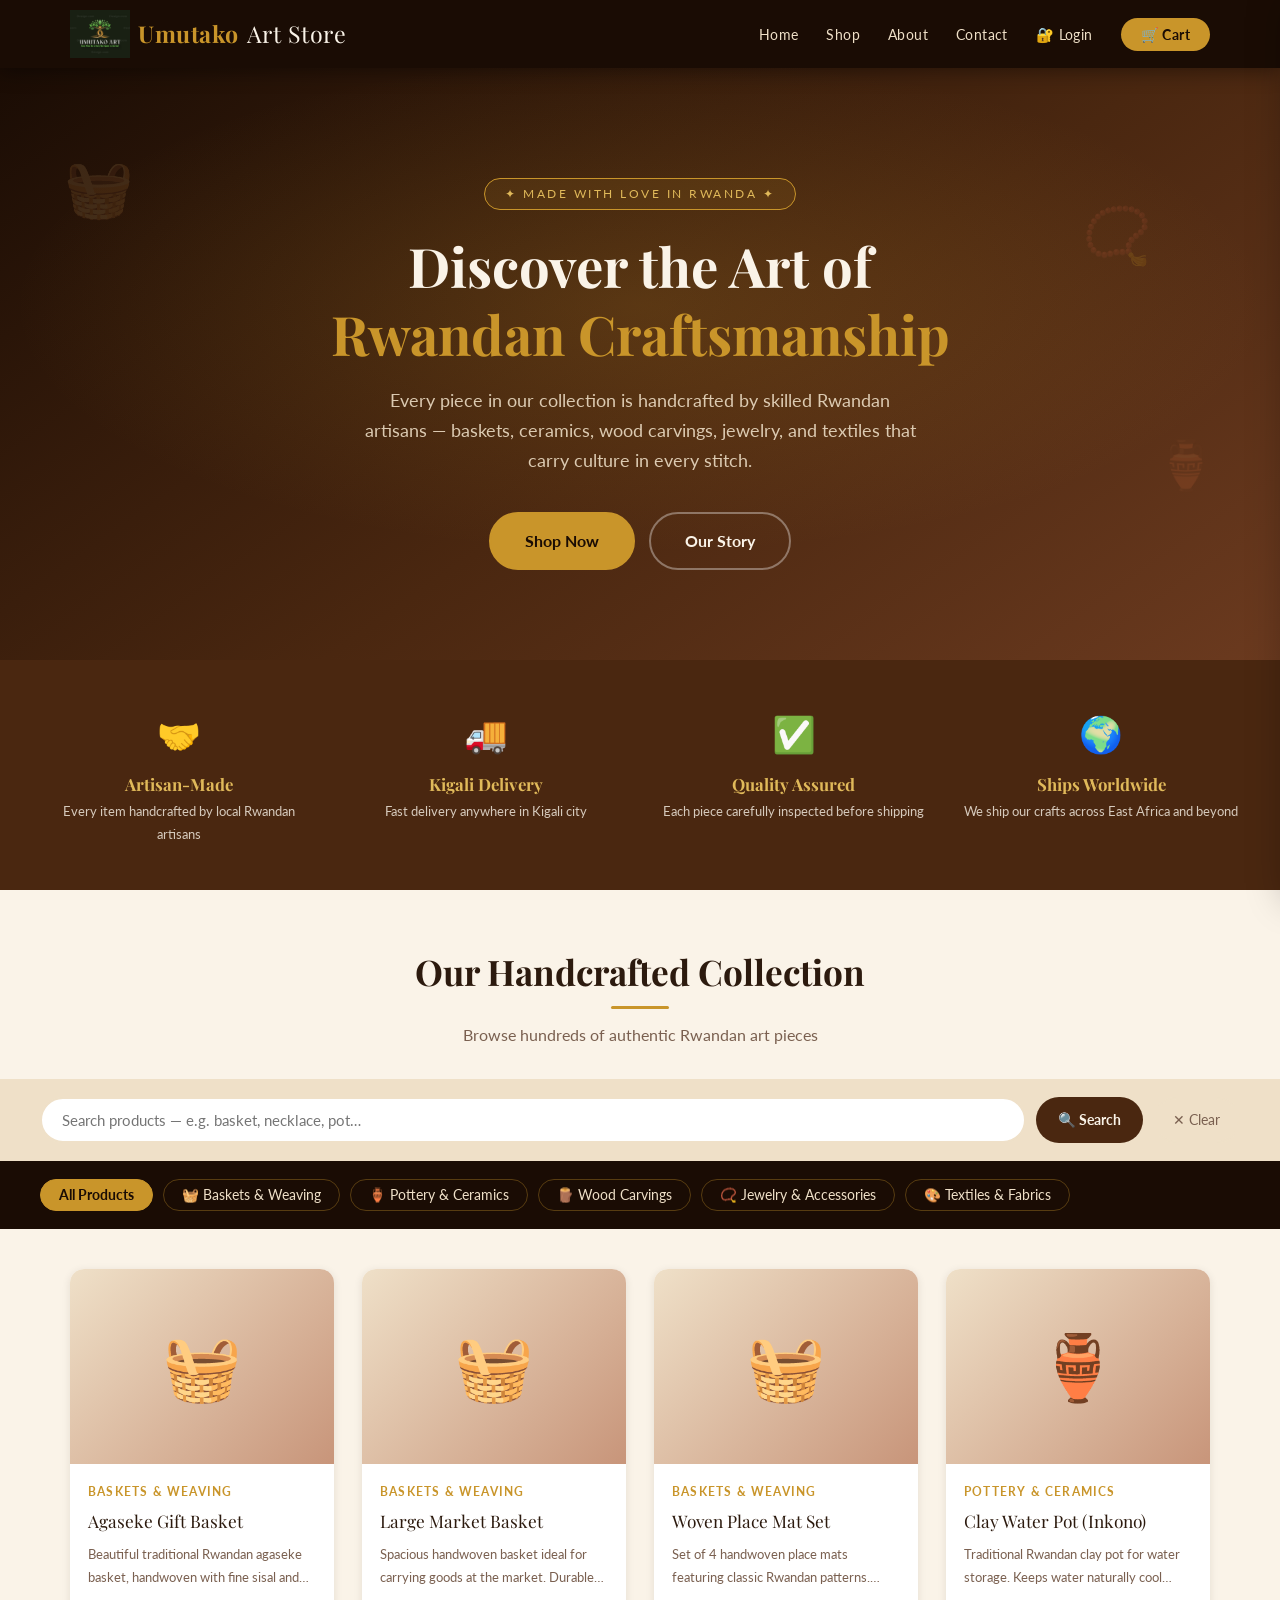
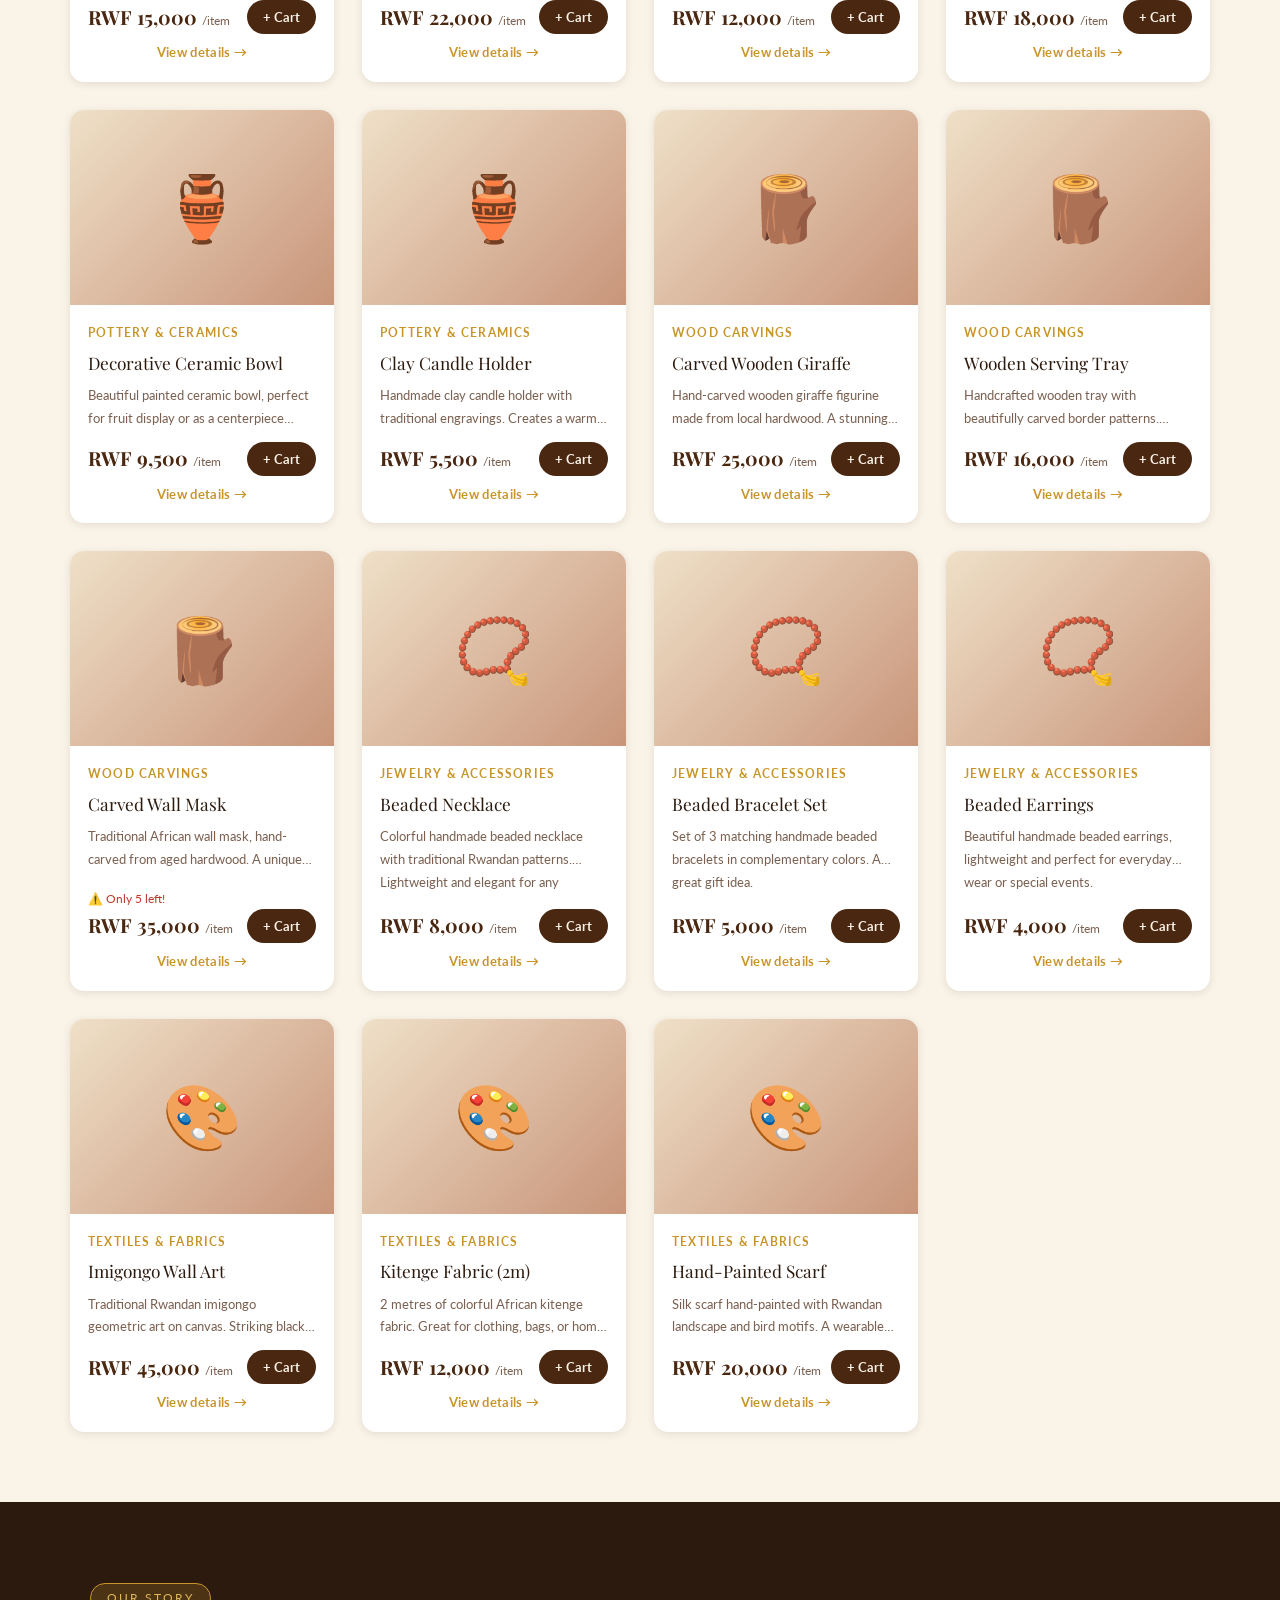
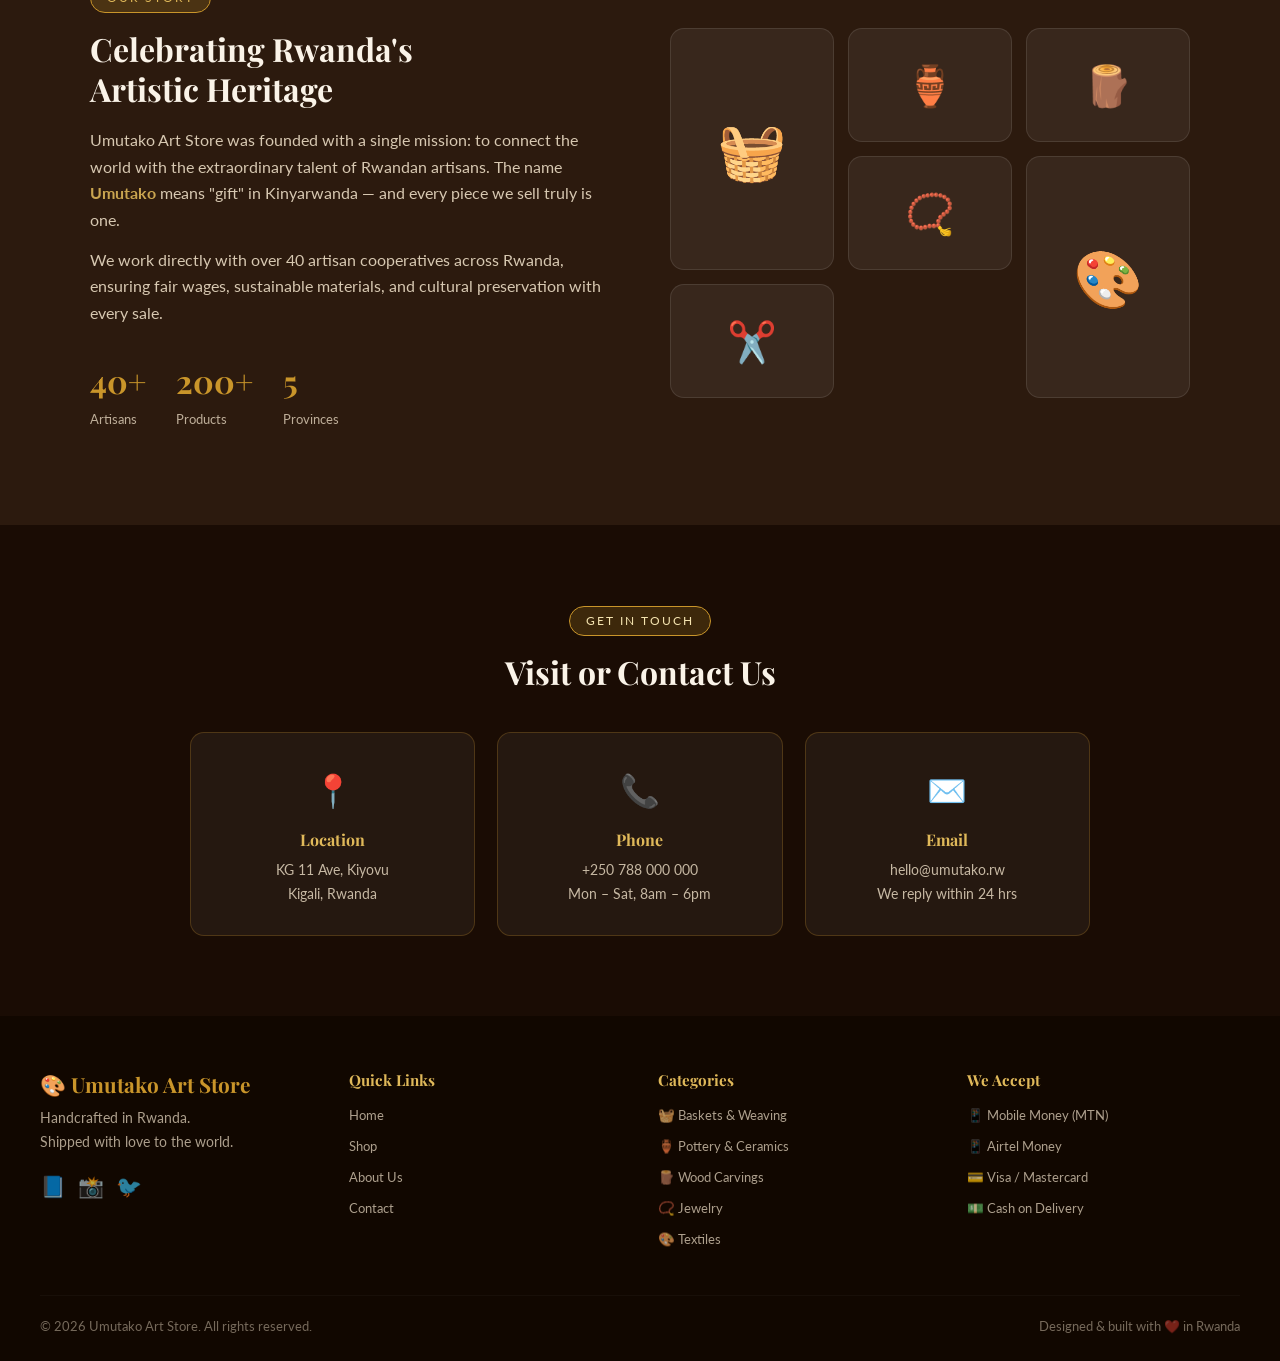
<file: index.html>
<!DOCTYPE html>
<html lang="en">
<head>
    <meta charset="UTF-8" />
    <meta name="viewport" content="width=device-width, initial-scale=1.0" />
    <title>Umutako Art Store — Rwandan Handicrafts</title>
    <link rel="stylesheet" href="css/style.css" />
    <link rel="preconnect" href="https://fonts.googleapis.com" />
    <link href="https://fonts.googleapis.com/css2?family=Playfair+Display:ital,wght@0,400;0,600;0,700;1,400&family=Lato:wght@300;400;700&display=swap" rel="stylesheet" />
</head>
<body>

<!-- NAVIGATION -->
<nav id="navbar">
    <div class="nav-inner">
        <a href="#" class="logo">
            <img src="images/logo.png" style="height:48px;width:auto;" alt="Umutako Art Logo">
            Umutako <span>Art Store</span>
        </a>
        <ul class="nav-links" id="nav-links">
            <li><a href="#home">Home</a></li>
            <li><a href="#products">Shop</a></li>
            <li><a href="#about">About</a></li>
            <li><a href="#contact">Contact</a></li>
            <li id="nav-account-item">
                <!-- filled by JS -->
            </li>
            <li>
                <a href="#" class="nav-cart-btn" onclick="openCart(); return false;">
                    🛒 Cart
                    <span class="cart-badge cart-count" style="display:none">0</span>
                </a>
            </li>
        </ul>
        <button class="hamburger" onclick="toggleNav()" aria-label="Open menu">
            <span></span><span></span><span></span>
        </button>
    </div>
</nav>


<!-- HERO -->
<section class="hero" id="home">
    <div class="hero-content">
        <div class="hero-badge">✦ Made with Love in Rwanda ✦</div>
        <h1>Discover the Art of<br /><em>Rwandan Craftsmanship</em></h1>
        <p>Every piece in our collection is handcrafted by skilled Rwandan artisans —
           baskets, ceramics, wood carvings, jewelry, and textiles that carry culture in every stitch.</p>
        <div class="hero-btns">
            <a href="#products" class="btn-primary">Shop Now</a>
            <a href="#about"    class="btn-secondary">Our Story</a>
        </div>
    </div>
    <div class="hero-deco deco1">🧺</div>
    <div class="hero-deco deco2">🏺</div>
    <div class="hero-deco deco3">📿</div>
</section>


<!-- FEATURES STRIP -->
<section class="features-strip">
    <div class="features-inner">
        <div class="feature-item">
            <div class="feature-icon">🤝</div>
            <h4>Artisan-Made</h4>
            <p>Every item handcrafted by local Rwandan artisans</p>
        </div>
        <div class="feature-item">
            <div class="feature-icon">🚚</div>
            <h4>Kigali Delivery</h4>
            <p>Fast delivery anywhere in Kigali city</p>
        </div>
        <div class="feature-item">
            <div class="feature-icon">✅</div>
            <h4>Quality Assured</h4>
            <p>Each piece carefully inspected before shipping</p>
        </div>
        <div class="feature-item">
            <div class="feature-icon">🌍</div>
            <h4>Ships Worldwide</h4>
            <p>We ship our crafts across East Africa and beyond</p>
        </div>
    </div>
</section>


<!-- SHOP SECTION -->
<section id="products">
    <div class="shop-heading">
        <h2>Our Handcrafted Collection</h2>
        <div class="heading-line"></div>
        <p>Browse hundreds of authentic Rwandan art pieces</p>
    </div>

    <div class="search-bar-wrap">
        <div class="search-inner">
            <input type="text" id="search-input" class="search-input"
                   placeholder="Search products — e.g. basket, necklace, pot…" />
            <button class="search-btn" onclick="searchProducts()">🔍 Search</button>
            <button class="search-clear" onclick="clearSearch()">✕ Clear</button>
        </div>
    </div>

    <div class="categories-bar">
        <div class="categories-inner" id="categories-bar">
            <span class="cat-loading">Loading categories…</span>
        </div>
    </div>

    <div class="products-section">
        <div class="products-grid" id="products-grid">
            <div class="loading">
                <div class="spinner"></div>
                Loading beautiful products…
            </div>
        </div>
    </div>
</section>


<!-- ABOUT SECTION -->
<section class="about-section" id="about">
    <div class="about-inner">
        <div class="about-text">
            <div class="section-tag">Our Story</div>
            <h2>Celebrating Rwanda's<br />Artistic Heritage</h2>
            <p>
                Umutako Art Store was founded with a single mission: to connect the world
                with the extraordinary talent of Rwandan artisans. The name <em>Umutako</em>
                means "gift" in Kinyarwanda — and every piece we sell truly is one.
            </p>
            <p>
                We work directly with over 40 artisan cooperatives across Rwanda, ensuring
                fair wages, sustainable materials, and cultural preservation with every sale.
            </p>
            <div class="about-stats">
                <div class="stat"><span>40+</span><p>Artisans</p></div>
                <div class="stat"><span>200+</span><p>Products</p></div>
                <div class="stat"><span>5</span><p>Provinces</p></div>
            </div>
        </div>
        <div class="about-emojis">
            <div class="emoji-grid">
                <div class="eg-cell big">🧺</div>
                <div class="eg-cell">🏺</div>
                <div class="eg-cell">🪵</div>
                <div class="eg-cell">📿</div>
                <div class="eg-cell big">🎨</div>
                <div class="eg-cell">✂️</div>
            </div>
        </div>
    </div>
</section>


<!-- CONTACT SECTION -->
<section class="contact-section" id="contact">
    <div class="contact-inner">
        <div class="section-tag light">Get in Touch</div>
        <h2>Visit or Contact Us</h2>
        <div class="contact-cards">
            <div class="contact-card">
                <div class="cc-icon">📍</div>
                <h4>Location</h4>
                <p>KG 11 Ave, Kiyovu<br />Kigali, Rwanda</p>
            </div>
            <div class="contact-card">
                <div class="cc-icon">📞</div>
                <h4>Phone</h4>
                <p>+250 788 000 000<br />Mon – Sat, 8am – 6pm</p>
            </div>
            <div class="contact-card">
                <div class="cc-icon">✉️</div>
                <h4>Email</h4>
                <p>hello@umutako.rw<br />We reply within 24 hrs</p>
            </div>
        </div>
    </div>
</section>


<!-- FOOTER -->
<footer>
    <div class="footer-inner">
        <div class="footer-brand">
            <h3>🎨 Umutako Art Store</h3>
            <p>Handcrafted in Rwanda.<br />Shipped with love to the world.</p>
            <div class="footer-social">
                <a href="#">📘</a>
                <a href="#">📸</a>
                <a href="#">🐦</a>
            </div>
        </div>
        <div class="footer-col">
            <h4>Quick Links</h4>
            <ul>
                <li><a href="#home">Home</a></li>
                <li><a href="#products">Shop</a></li>
                <li><a href="#about">About Us</a></li>
                <li><a href="#contact">Contact</a></li>
            </ul>
        </div>
        <div class="footer-col">
            <h4>Categories</h4>
            <ul>
                <li>🧺 Baskets &amp; Weaving</li>
                <li>🏺 Pottery &amp; Ceramics</li>
                <li>🪵 Wood Carvings</li>
                <li>📿 Jewelry</li>
                <li>🎨 Textiles</li>
            </ul>
        </div>
        <div class="footer-col">
            <h4>We Accept</h4>
            <ul>
                <li>📱 Mobile Money (MTN)</li>
                <li>📱 Airtel Money</li>
                <li>💳 Visa / Mastercard</li>
                <li>💵 Cash on Delivery</li>
            </ul>
        </div>
    </div>
    <div class="footer-bottom">
        <span>© 2026 Umutako Art Store. All rights reserved.</span>
        <span>Designed &amp; built with ❤️ in Rwanda</span>
    </div>
</footer>


<!-- CART SIDEBAR -->
<div class="cart-overlay" id="cart-overlay"></div>
<div class="cart-sidebar" id="cart-sidebar">
    <div class="cart-header">
        <h3>🛒 Your Cart</h3>
        <button class="cart-close" onclick="closeCart()">✕</button>
    </div>
    <div class="cart-items" id="cart-items-list"></div>
    <div class="cart-footer">
        <div class="cart-total">
            <span>Total</span>
            <span id="cart-total-amount">RWF 0</span>
        </div>
        <button class="checkout-btn" onclick="openCheckout()">Proceed to Checkout →</button>
    </div>
</div>


<!-- CHECKOUT MODAL -->
<div class="modal-overlay" id="checkout-modal">
    <div class="modal">
        <div class="modal-header">
            <h3>📦 Checkout</h3>
            <button class="modal-close" onclick="closeCheckout()">✕</button>
        </div>
        <div class="modal-body" id="checkout-body">
            <div class="order-summary-box">
                <h4>Order Summary</h4>
                <div id="order-summary-items"></div>
                <div class="summary-total">
                    <span>Total to Pay</span>
                    <span id="order-summary-total">RWF 0</span>
                </div>
            </div>
            <div class="form-group">
                <label for="cust-name">Full Name *</label>
                <input type="text" id="cust-name" placeholder="e.g. Uwase Clémentine" />
            </div>
            <div class="form-group">
                <label for="cust-email">Email Address *</label>
                <input type="email" id="cust-email" placeholder="e.g. uwase@email.com" />
            </div>
            <div class="form-group">
                <label for="cust-phone">Phone Number</label>
                <input type="tel" id="cust-phone" placeholder="e.g. +250 788 000 000" />
            </div>
            <div class="form-group">
                <label for="cust-address">Delivery Address *</label>
                <textarea id="cust-address" placeholder="e.g. KG 11 Ave, Kiyovu, Kigali"></textarea>
            </div>
            <div class="form-group">
                <label for="cust-notes">Notes (optional)</label>
                <textarea id="cust-notes" placeholder="Any special instructions?"></textarea>
            </div>
            <button class="place-order-btn" id="place-order-btn" onclick="placeOrder()">✅ Place Order</button>
        </div>
    </div>
</div>


<!-- PRODUCT QUICK-VIEW MODAL -->
<div class="modal-overlay" id="product-modal">
    <div class="modal product-modal">
        <div class="modal-header">
            <h3 id="pm-title">Product</h3>
            <button class="modal-close" onclick="closeProductModal()">✕</button>
        </div>
        <div class="modal-body">
            <div class="pm-icon" id="pm-icon"></div>
            <div class="pm-category" id="pm-category"></div>
            <div class="pm-price" id="pm-price"></div>
            <div class="pm-stock" id="pm-stock"></div>
            <p class="pm-desc" id="pm-description"></p>
            <button class="place-order-btn" id="pm-add-btn">🛒 Add to Cart</button>
        </div>
    </div>
</div>


<!-- TOAST -->
<div class="toast" id="toast"></div>

<script src="js/main.js"></script>
</body>
</html>
</file>
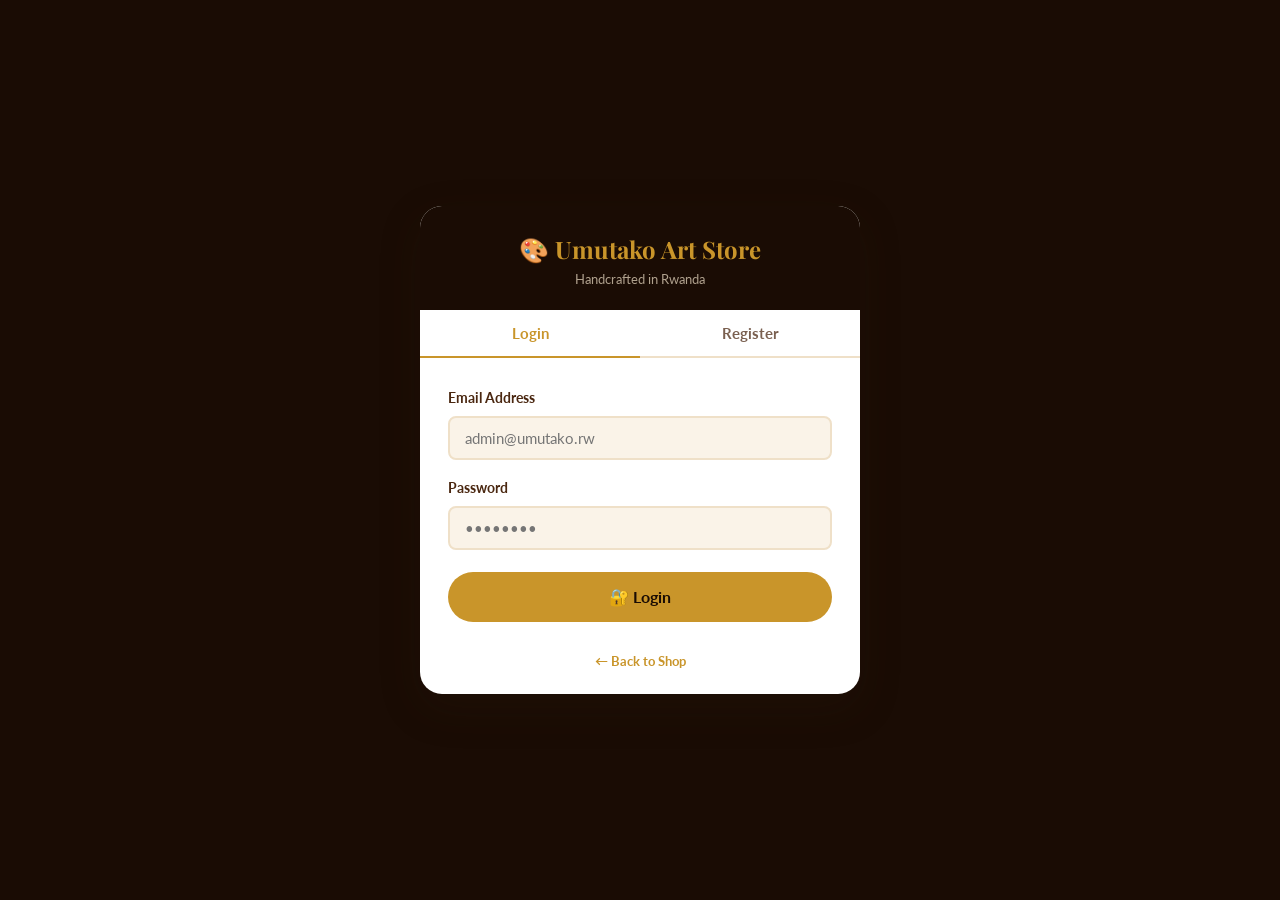
<file: login.html>
<!DOCTYPE html>
<html lang="en">
<head>
    <meta charset="UTF-8"/>
    <meta name="viewport" content="width=device-width, initial-scale=1.0"/>
    <title>Login — Umutako Art Store</title>
    <link rel="stylesheet" href="css/style.css"/>
    <link href="https://fonts.googleapis.com/css2?family=Playfair+Display:ital,wght@0,400;0,600;0,700;1,400&family=Lato:wght@300;400;700&display=swap" rel="stylesheet"/>
    <style>
        body { background: var(--choc-900); display:flex; align-items:center; justify-content:center; min-height:100vh; padding:20px; }
        .auth-box { background:var(--white); border-radius:var(--radius-lg); width:100%; max-width:440px; overflow:hidden; box-shadow:var(--shadow-lg); }
        .auth-logo { background:var(--choc-900); text-align:center; padding:28px 20px 20px; }
        .auth-logo h2 { font-family:'Playfair Display',serif; color:var(--gold-500); font-size:1.5rem; }
        .auth-logo p  { color:var(--cream-d); font-size:.82rem; opacity:.7; margin-top:4px; }
        .auth-tabs { display:flex; border-bottom:2px solid var(--cream-d); }
        .auth-tab  { flex:1; padding:14px; text-align:center; font-weight:700; font-size:.92rem; cursor:pointer; color:var(--text-400); border:none; background:none; transition:.2s; }
        .auth-tab.active { color:var(--gold-500); border-bottom:2px solid var(--gold-500); margin-bottom:-2px; }
        .auth-panel { display:none; padding:28px; }
        .auth-panel.active { display:block; }
        .auth-error { background:#fdecea; border:1px solid #f5c6cb; color:#C0392B; padding:10px 14px; border-radius:var(--radius-sm); font-size:.86rem; margin-bottom:16px; display:none; }
        .auth-footer { text-align:center; padding:0 28px 22px; font-size:.83rem; color:var(--text-400); }
        .auth-footer a { color:var(--gold-500); font-weight:700; cursor:pointer; }
    </style>
</head>
<body>

<div class="auth-box">
    <div class="auth-logo">
        <h2>🎨 Umutako Art Store</h2>
        <p>Handcrafted in Rwanda</p>
    </div>

    <div class="auth-tabs">
        <button class="auth-tab active" onclick="switchTab('login')">Login</button>
        <button class="auth-tab"        onclick="switchTab('register')">Register</button>
    </div>

    <!-- LOGIN -->
    <div class="auth-panel active" id="panel-login">
        <div class="auth-error" id="login-error"></div>
        <div class="form-group">
            <label>Email Address</label>
            <input type="email" id="login-email" placeholder="admin@umutako.rw"/>
        </div>
        <div class="form-group">
            <label>Password</label>
            <input type="password" id="login-pass" placeholder="••••••••"/>
        </div>
        <button class="place-order-btn" onclick="doLogin()">🔐 Login</button>
    </div>

    <!-- REGISTER -->
    <div class="auth-panel" id="panel-register">
        <div class="auth-error" id="reg-error"></div>
        <div class="form-group">
            <label>Full Name *</label>
            <input type="text" id="reg-name" placeholder="e.g. Uwase Clémentine"/>
        </div>
        <div class="form-group">
            <label>Email Address *</label>
            <input type="email" id="reg-email" placeholder="e.g. uwase@email.com"/>
        </div>
        <div class="form-group">
            <label>Password * <small style="font-weight:400;color:var(--text-400)">(min 6 chars)</small></label>
            <input type="password" id="reg-pass" placeholder="••••••••"/>
        </div>
        <div class="form-group">
            <label>Phone <small style="font-weight:400;color:var(--text-400)">(optional)</small></label>
            <input type="tel" id="reg-phone" placeholder="+250 788 000 000"/>
        </div>
        <button class="place-order-btn" onclick="doRegister()">✅ Create Account</button>
    </div>

    <div class="auth-footer">
        <a href="index.html">← Back to Shop</a>
    </div>
</div>

<script>
function switchTab(tab) {
    document.querySelectorAll('.auth-tab').forEach((t,i) => t.classList.toggle('active', (i===0&&tab==='login')||(i===1&&tab==='register')));
    document.getElementById('panel-login').classList.toggle('active', tab==='login');
    document.getElementById('panel-register').classList.toggle('active', tab==='register');
}

function showError(id, msg) {
    const el = document.getElementById(id);
    el.textContent = msg;
    el.style.display = 'block';
}
function hideError(id) { document.getElementById(id).style.display = 'none'; }

function doLogin() {
    hideError('login-error');
    const email = document.getElementById('login-email').value.trim();
    const pass  = document.getElementById('login-pass').value.trim();
    if (!email || !pass) { showError('login-error','Please enter email and password.'); return; }

    fetch('php/login.php', {
        method:'POST', headers:{'Content-Type':'application/json'},
        body: JSON.stringify({ email, password: pass })
    })
    .then(r=>r.json())
    .then(d => {
        if (d.success) { window.location.href = d.redirect; }
        else showError('login-error', d.message);
    })
    .catch(()=>showError('login-error','Server error. Please try again.'));
}

function doRegister() {
    hideError('reg-error');
    const name  = document.getElementById('reg-name').value.trim();
    const email = document.getElementById('reg-email').value.trim();
    const pass  = document.getElementById('reg-pass').value.trim();
    const phone = document.getElementById('reg-phone').value.trim();
    if (!name||!email||!pass) { showError('reg-error','Name, email and password are required.'); return; }

    fetch('php/register.php', {
        method:'POST', headers:{'Content-Type':'application/json'},
        body: JSON.stringify({ name, email, password: pass, phone })
    })
    .then(r=>r.json())
    .then(d => {
        if (d.success) { window.location.href = d.redirect; }
        else showError('reg-error', d.message);
    })
    .catch(()=>showError('reg-error','Server error. Please try again.'));
}

// Allow Enter key
document.addEventListener('keydown', e => {
    if (e.key !== 'Enter') return;
    if (document.getElementById('panel-login').classList.contains('active')) doLogin();
    else doRegister();
});
</script>
</body>
</html>
</file>
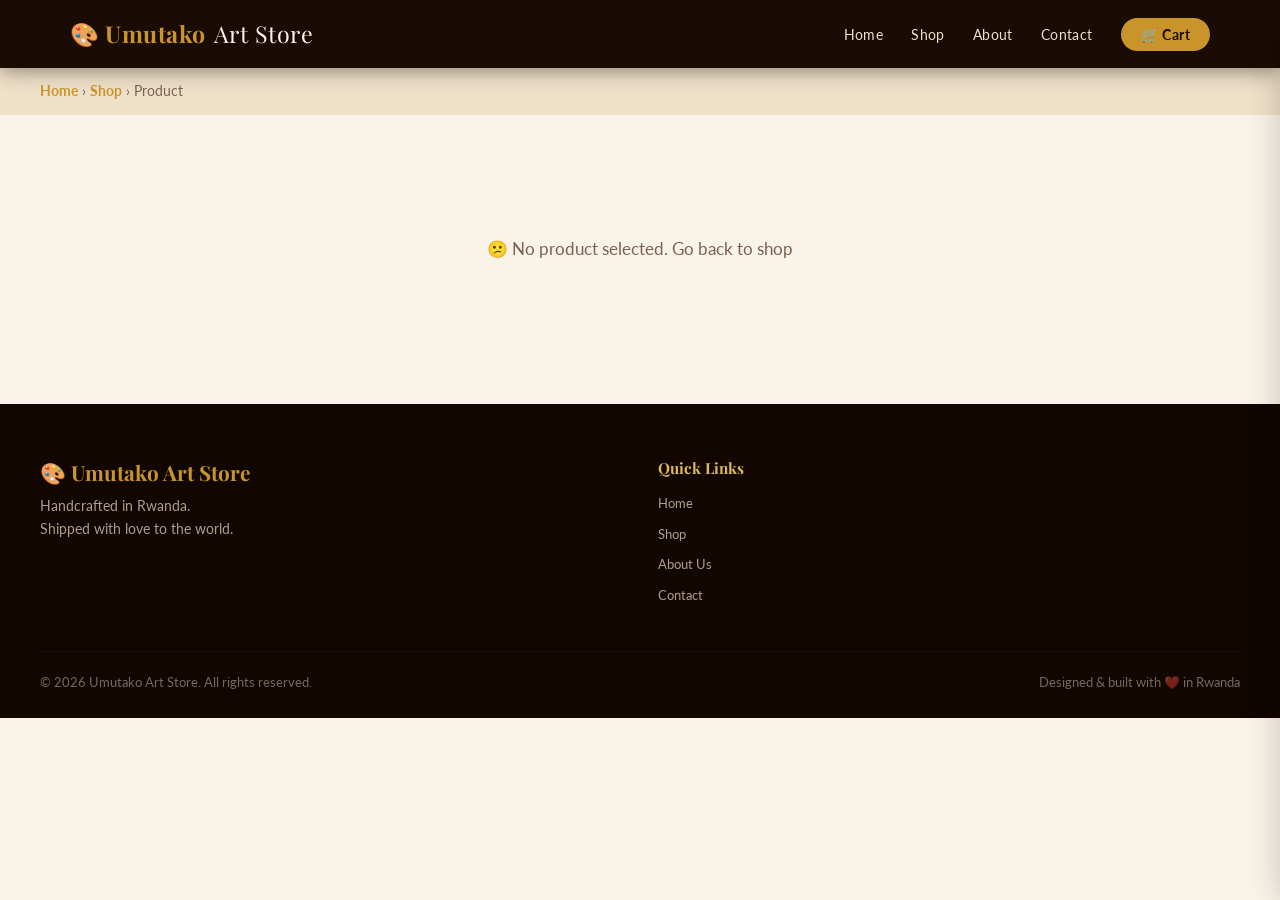
<file: product.html>
<!DOCTYPE html>
<html lang="en">
<head>
    <meta charset="UTF-8" />
    <meta name="viewport" content="width=device-width, initial-scale=1.0" />
    <title>Product Details — Umutako Art Store</title>
    <link rel="stylesheet" href="css/style.css" />
    <link rel="preconnect" href="https://fonts.googleapis.com" />
    <link href="https://fonts.googleapis.com/css2?family=Playfair+Display:ital,wght@0,400;0,600;0,700;1,400&family=Lato:wght@300;400;700&display=swap" rel="stylesheet" />
</head>
<body>

<!-- NAVIGATION -->
<nav id="navbar">
    <div class="nav-inner">
        <a href="index.html" class="logo">🎨 Umutako <span>Art Store</span></a>
        <ul class="nav-links" id="nav-links">
            <li><a href="index.html#home">Home</a></li>
            <li><a href="index.html#products">Shop</a></li>
            <li><a href="index.html#about">About</a></li>
            <li><a href="index.html#contact">Contact</a></li>
            <li>
                <a href="#" class="nav-cart-btn" onclick="openCart(); return false;">
                    🛒 Cart
                    <span class="cart-badge cart-count" style="display:none">0</span>
                </a>
            </li>
        </ul>
        <button class="hamburger" onclick="toggleNav()" aria-label="Open menu">
            <span></span><span></span><span></span>
        </button>
    </div>
</nav>

<!-- BREADCRUMB -->
<div class="breadcrumb-bar">
    <div class="breadcrumb-inner">
        <a href="index.html">Home</a> &rsaquo;
        <a href="index.html#products">Shop</a> &rsaquo;
        <span id="bc-name">Product</span>
    </div>
</div>

<!-- PRODUCT DETAIL -->
<main class="product-detail-page">
    <div class="pdp-inner" id="pdp-inner">
        <div class="loading"><div class="spinner"></div>Loading product…</div>
    </div>
</main>

<!-- RELATED PRODUCTS -->
<section class="related-section" id="related-section" style="display:none">
    <div class="shop-heading">
        <h2>More from this Category</h2>
        <div class="heading-line"></div>
    </div>
    <div class="products-section">
        <div class="products-grid" id="related-grid"></div>
    </div>
</section>

<!-- FOOTER -->
<footer>
    <div class="footer-inner">
        <div class="footer-brand">
            <h3>🎨 Umutako Art Store</h3>
            <p>Handcrafted in Rwanda.<br />Shipped with love to the world.</p>
        </div>
        <div class="footer-col">
            <h4>Quick Links</h4>
            <ul>
                <li><a href="index.html#home">Home</a></li>
                <li><a href="index.html#products">Shop</a></li>
                <li><a href="index.html#about">About Us</a></li>
                <li><a href="index.html#contact">Contact</a></li>
            </ul>
        </div>
    </div>
    <div class="footer-bottom">
        <span>© 2026 Umutako Art Store. All rights reserved.</span>
        <span>Designed & built with ❤️ in Rwanda</span>
    </div>
</footer>

<!-- CART SIDEBAR -->
<div class="cart-overlay" id="cart-overlay" onclick="closeCart()"></div>
<div class="cart-sidebar" id="cart-sidebar">
    <div class="cart-header">
        <h3>🛒 Your Cart</h3>
        <button class="cart-close" onclick="closeCart()">✕</button>
    </div>
    <div class="cart-items" id="cart-items-list"></div>
    <div class="cart-footer">
        <div class="cart-total">
            <span>Total</span>
            <span id="cart-total-amount">RWF 0</span>
        </div>
        <button class="checkout-btn" onclick="openCheckout()">Proceed to Checkout →</button>
    </div>
</div>

<!-- CHECKOUT MODAL -->
<div class="modal-overlay" id="checkout-modal">
    <div class="modal">
        <div class="modal-header">
            <h3>📦 Checkout</h3>
            <button class="modal-close" onclick="closeCheckout()">✕</button>
        </div>
        <div class="modal-body" id="checkout-body">
            <div class="order-summary-box">
                <h4>Order Summary</h4>
                <div id="order-summary-items"></div>
                <div class="summary-total">
                    <span>Total to Pay</span>
                    <span id="order-summary-total">RWF 0</span>
                </div>
            </div>
            <div class="form-group">
                <label for="cust-name">Full Name *</label>
                <input type="text" id="cust-name" placeholder="e.g. Uwase Clémentine" />
            </div>
            <div class="form-group">
                <label for="cust-email">Email Address *</label>
                <input type="email" id="cust-email" placeholder="e.g. uwase@email.com" />
            </div>
            <div class="form-group">
                <label for="cust-phone">Phone Number</label>
                <input type="tel" id="cust-phone" placeholder="e.g. +250 788 000 000" />
            </div>
            <div class="form-group">
                <label for="cust-address">Delivery Address *</label>
                <textarea id="cust-address" placeholder="e.g. KG 11 Ave, Kiyovu, Kigali"></textarea>
            </div>
            <div class="form-group">
                <label for="cust-notes">Notes (optional)</label>
                <textarea id="cust-notes" placeholder="Any special instructions?"></textarea>
            </div>
            <button class="place-order-btn" id="place-order-btn" onclick="placeOrder()">✅ Place Order</button>
        </div>
    </div>
</div>

<div class="toast" id="toast"></div>

<script src="js/main.js"></script>
<script src="js/product.js"></script>
</body>
</html>
</file>
<file: css/style.css>
/* ================================================
   style.css — Umutako Art Store
   Chocolate & Warm Gold Theme
   ================================================ */

/* ---------- Google Font import ---------- */
@import url('https://fonts.googleapis.com/css2?family=Playfair+Display:ital,wght@0,400;0,600;0,700;1,400&family=Lato:wght@300;400;700&display=swap');

/* ---------- Design tokens ---------- */
:root {
    /* Chocolates */
    --choc-900: #1A0C04;   /* near-black */
    --choc-800: #2C1A0E;   /* dark chocolate */
    --choc-700: #4A2710;   /* rich chocolate */
    --choc-600: #6B3A1F;   /* medium chocolate */
    --choc-400: #9B6240;   /* milk chocolate */
    --choc-200: #C8957A;   /* light mocha */

    /* Golds */
    --gold-500: #C9952A;   /* main gold */
    --gold-300: #E0B95A;   /* lighter gold */
    --gold-100: #F5E4B0;   /* pale gold */

    /* Neutrals */
    --cream:    #FAF3E8;   /* warm page bg */
    --cream-d:  #EFE0C8;   /* card borders, inputs */
    --white:    #FFFFFF;
    --text-900: #1A0C04;
    --text-600: #4A3020;
    --text-400: #7A6050;

    /* Feedback */
    --green:  #3A8C4A;
    --red:    #C0392B;

    /* Spacing & shape */
    --radius-sm: 8px;
    --radius-md: 14px;
    --radius-lg: 22px;
    --radius-xl: 32px;

    /* Shadow */
    --shadow-sm: 0 2px 8px rgba(44,26,14,.10);
    --shadow-md: 0 6px 20px rgba(44,26,14,.16);
    --shadow-lg: 0 14px 40px rgba(44,26,14,.22);
}

/* ---------- Reset ---------- */
*, *::before, *::after { margin:0; padding:0; box-sizing:border-box; }

html { scroll-behavior: smooth; }

body {
    font-family: 'Lato', sans-serif;
    background: var(--cream);
    color: var(--text-900);
    line-height: 1.7;
    overflow-x: hidden;
}

h1,h2,h3,h4 { font-family: 'Playfair Display', serif; line-height: 1.25; }
a  { text-decoration: none; color: inherit; }
img { max-width: 100%; display: block; }
button { cursor: pointer; font-family: 'Lato', sans-serif; }


/* ================================================
   NAVIGATION
   ================================================ */
#navbar {
    position: sticky;
    top: 0;
    z-index: 900;
    background: var(--choc-900);
    box-shadow: 0 2px 20px rgba(0,0,0,.45);
}

.nav-inner {
    max-width: 1200px;
    margin: 0 auto;
    padding: 0 30px;
    height: 68px;
    display: flex;
    align-items: center;
    justify-content: space-between;
}

/* Logo */
.logo {
    display: flex;
    align-items: center;
    gap: 8px;
    font-family: 'Playfair Display', serif;
    font-size: 1.45rem;
    font-weight: 700;
    color: var(--gold-500);
    letter-spacing: .5px;
    white-space: nowrap;
}
.logo .logo-icon { font-size: 1.6rem; }
.logo span       { color: var(--cream); font-weight: 300; }

/* Desktop nav links */
.nav-links {
    display: flex;
    list-style: none;
    align-items: center;
    gap: 28px;
}
.nav-links a {
    color: var(--cream-d);
    font-size: .9rem;
    letter-spacing: .4px;
    transition: color .25s;
}
.nav-links a:hover { color: var(--gold-300); }

.nav-cart-btn {
    background: var(--gold-500);
    color: var(--choc-900) !important;
    padding: 8px 20px;
    border-radius: var(--radius-xl);
    font-weight: 700;
    font-size: .88rem;
    transition: background .25s, transform .2s;
}
.nav-cart-btn:hover {
    background: var(--gold-300) !important;
    transform: translateY(-1px);
}

.cart-badge {
    display: inline-flex;
    align-items: center;
    justify-content: center;
    background: var(--red);
    color: #fff;
    width: 18px; height: 18px;
    border-radius: 50%;
    font-size: .68rem;
    font-weight: 700;
    margin-left: 4px;
    vertical-align: top;
}

/* Hamburger */
.hamburger {
    display: none;
    flex-direction: column;
    gap: 5px;
    background: none;
    border: none;
    padding: 4px;
}
.hamburger span {
    display: block;
    width: 24px; height: 2px;
    background: var(--cream);
    border-radius: 2px;
    transition: .3s;
}


/* ================================================
   HERO
   ================================================ */
.hero {
    position: relative;
    overflow: hidden;
    background: linear-gradient(145deg, var(--choc-900) 0%, var(--choc-700) 55%, var(--choc-600) 100%);
    padding: 110px 30px 90px;
    text-align: center;
}

/* radial glow */
.hero::after {
    content: '';
    position: absolute;
    inset: 0;
    background: radial-gradient(ellipse 70% 60% at 50% 40%, rgba(201,149,42,.18) 0%, transparent 70%);
    pointer-events: none;
}

.hero-content {
    position: relative;
    z-index: 2;
    max-width: 720px;
    margin: 0 auto;
}

.hero-badge {
    display: inline-block;
    border: 1px solid var(--gold-500);
    color: var(--gold-300);
    padding: 5px 20px;
    border-radius: 30px;
    font-size: .75rem;
    letter-spacing: 2.5px;
    text-transform: uppercase;
    margin-bottom: 22px;
    background: rgba(201,149,42,.1);
}

.hero h1 {
    font-size: clamp(2rem, 5vw, 3.4rem);
    color: var(--cream);
    margin-bottom: 18px;
}
.hero h1 em { color: var(--gold-500); font-style: normal; }

.hero p {
    font-size: 1.1rem;
    color: var(--cream-d);
    opacity: .88;
    margin-bottom: 36px;
    max-width: 560px;
    margin-left: auto; margin-right: auto;
}

.hero-btns { display: flex; gap: 14px; justify-content: center; flex-wrap: wrap; }

/* Shared button styles */
.btn-primary {
    display: inline-block;
    background: var(--gold-500);
    color: var(--choc-900);
    padding: 14px 34px;
    border-radius: var(--radius-xl);
    font-weight: 700;
    font-size: .97rem;
    border: 2px solid var(--gold-500);
    transition: all .25s;
}
.btn-primary:hover {
    background: var(--gold-300);
    border-color: var(--gold-300);
    transform: translateY(-2px);
    box-shadow: 0 8px 22px rgba(201,149,42,.4);
}

.btn-secondary {
    display: inline-block;
    background: transparent;
    color: var(--cream);
    padding: 14px 34px;
    border-radius: var(--radius-xl);
    font-weight: 700;
    font-size: .97rem;
    border: 2px solid rgba(255,255,255,.35);
    transition: all .25s;
}
.btn-secondary:hover {
    border-color: var(--gold-500);
    color: var(--gold-500);
}

/* Floating emoji decorations */
.hero-deco {
    position: absolute;
    font-size: 3.5rem;
    opacity: .12;
    user-select: none;
    animation: float 6s ease-in-out infinite;
    z-index: 1;
}
.deco1 { top:12%; left:5%;  animation-delay: 0s; }
.deco2 { top:60%; right:5%; animation-delay: 2s; font-size: 3rem; }
.deco3 { top:20%; right:10%; animation-delay: 4s; }

@keyframes float {
    0%,100% { transform: translateY(0)   rotate(-5deg); }
    50%      { transform: translateY(-18px) rotate(5deg); }
}


/* ================================================
   FEATURES STRIP
   ================================================ */
.features-strip {
    background: var(--choc-700);
    padding: 44px 30px;
}
.features-inner {
    max-width: 1200px;
    margin: 0 auto;
    display: grid;
    grid-template-columns: repeat(auto-fit, minmax(200px, 1fr));
    gap: 30px;
    text-align: center;
}
.feature-item { color: var(--cream); }
.feature-icon { font-size: 2.2rem; margin-bottom: 10px; }
.feature-item h4 {
    font-family: 'Playfair Display', serif;
    font-size: 1.05rem;
    color: var(--gold-300);
    margin-bottom: 5px;
}
.feature-item p { font-size: .84rem; opacity: .8; }


/* ================================================
   SHOP SECTION
   ================================================ */

/* Heading */
.shop-heading {
    text-align: center;
    padding: 60px 30px 30px;
    max-width: 700px;
    margin: 0 auto;
}
.shop-heading h2 { font-size: 2.2rem; color: var(--choc-800); }
.heading-line {
    width: 58px; height: 3px;
    background: var(--gold-500);
    margin: 12px auto;
    border-radius: 2px;
}
.shop-heading p { color: var(--text-400); font-size: 1.02rem; }

/* Search */
.search-bar-wrap { background: var(--cream-d); padding: 18px 30px; }
.search-inner {
    max-width: 1200px;
    margin: 0 auto;
    display: flex;
    gap: 10px;
    flex-wrap: wrap;
}
.search-input {
    flex: 1;
    min-width: 200px;
    padding: 12px 20px;
    border: 2px solid var(--cream-d);
    border-radius: var(--radius-xl);
    font-size: .95rem;
    font-family: 'Lato', sans-serif;
    background: var(--white);
    color: var(--text-900);
    outline: none;
    transition: border .25s;
}
.search-input:focus { border-color: var(--gold-500); }

.search-btn {
    background: var(--choc-700);
    color: var(--cream);
    border: none;
    padding: 12px 22px;
    border-radius: var(--radius-xl);
    font-weight: 700;
    font-size: .9rem;
    transition: background .25s;
}
.search-btn:hover { background: var(--choc-900); }

.search-clear {
    background: transparent;
    color: var(--text-400);
    border: 2px solid var(--cream-d);
    padding: 12px 18px;
    border-radius: var(--radius-xl);
    font-size: .88rem;
    transition: all .25s;
}
.search-clear:hover { border-color: var(--choc-400); color: var(--text-600); }

/* Categories bar */
.categories-bar { background: var(--choc-900); padding: 18px 30px; }
.categories-inner {
    max-width: 1200px;
    margin: 0 auto;
    display: flex;
    gap: 10px;
    flex-wrap: wrap;
    align-items: center;
}
.cat-loading { color: var(--cream-d); opacity: .6; font-size: .88rem; }

.cat-btn {
    background: transparent;
    border: 1px solid rgba(201,149,42,.35);
    color: var(--cream-d);
    padding: 7px 18px;
    border-radius: 30px;
    font-size: .85rem;
    font-family: 'Lato', sans-serif;
    transition: all .25s;
}
.cat-btn:hover, .cat-btn.active {
    background: var(--gold-500);
    border-color: var(--gold-500);
    color: var(--choc-900);
    font-weight: 700;
}

/* Products grid */
.products-section {
    max-width: 1200px;
    margin: 0 auto;
    padding: 40px 30px 70px;
}

.products-grid {
    display: grid;
    grid-template-columns: repeat(auto-fill, minmax(255px, 1fr));
    gap: 28px;
}

/* Loading */
.loading {
    grid-column: 1/-1;
    text-align: center;
    padding: 70px 20px;
    color: var(--text-400);
    font-size: 1.05rem;
}
.spinner {
    width: 40px; height: 40px;
    border: 4px solid var(--cream-d);
    border-top-color: var(--gold-500);
    border-radius: 50%;
    animation: spin .8s linear infinite;
    margin: 0 auto 16px;
}
@keyframes spin { to { transform: rotate(360deg); } }

/* Product card */
.product-card {
    background: var(--white);
    border-radius: var(--radius-md);
    overflow: hidden;
    box-shadow: var(--shadow-sm);
    transition: transform .28s, box-shadow .28s;
    display: flex;
    flex-direction: column;
    cursor: pointer;
}
.product-card:hover {
    transform: translateY(-7px);
    box-shadow: var(--shadow-lg);
}

/* Image / placeholder */
.product-thumb {
    width: 100%;
    height: 195px;
    background: linear-gradient(135deg, var(--cream-d), var(--choc-200));
    display: flex;
    align-items: center;
    justify-content: center;
    font-size: 4rem;
    position: relative;
}
.product-thumb img {
    width: 100%; height: 100%;
    object-fit: cover;
    position: absolute; inset: 0;
}

/* Card body */
.product-info { padding: 18px; flex: 1; display: flex; flex-direction: column; }

.product-cat {
    font-size: .72rem;
    color: var(--gold-500);
    text-transform: uppercase;
    letter-spacing: 1.2px;
    font-weight: 700;
    margin-bottom: 5px;
}

.product-name {
    font-family: 'Playfair Display', serif;
    font-size: 1.08rem;
    color: var(--choc-800);
    margin-bottom: 7px;
}

.product-desc {
    font-size: .84rem;
    color: var(--text-400);
    flex: 1;
    display: -webkit-box;
    -webkit-line-clamp: 2;
    -webkit-box-orient: vertical;
    overflow: hidden;
    margin-bottom: 12px;
}

.product-footer {
    display: flex;
    align-items: center;
    justify-content: space-between;
    gap: 10px;
    margin-top: auto;
}

.product-price {
    font-family: 'Playfair Display', serif;
    font-size: 1.22rem;
    font-weight: 700;
    color: var(--choc-700);
}
.product-price small {
    font-family: 'Lato', sans-serif;
    font-size: .72rem;
    color: var(--text-400);
    font-weight: 400;
}

.add-btn {
    background: var(--choc-700);
    color: var(--cream);
    border: none;
    padding: 9px 16px;
    border-radius: var(--radius-xl);
    font-size: .83rem;
    font-weight: 700;
    transition: background .25s, transform .2s;
    white-space: nowrap;
}
.add-btn:hover { background: var(--choc-900); transform: scale(1.04); }

.stock-warning {
    font-size: .73rem;
    color: var(--red);
    margin-top: 6px;
}

/* View detail link */
.view-link {
    display: block;
    text-align: center;
    font-size: .8rem;
    color: var(--gold-500);
    margin-top: 8px;
    font-weight: 700;
    letter-spacing: .3px;
}
.view-link:hover { text-decoration: underline; }


/* ================================================
   ABOUT SECTION
   ================================================ */
.about-section {
    background: var(--choc-800);
    padding: 80px 30px;
}
.about-inner {
    max-width: 1100px;
    margin: 0 auto;
    display: grid;
    grid-template-columns: 1fr 1fr;
    gap: 60px;
    align-items: center;
}
.section-tag {
    display: inline-block;
    background: rgba(201,149,42,.2);
    border: 1px solid var(--gold-500);
    color: var(--gold-300);
    padding: 4px 16px;
    border-radius: 20px;
    font-size: .75rem;
    letter-spacing: 2px;
    text-transform: uppercase;
    margin-bottom: 16px;
}
.section-tag.light { color: var(--gold-100); }

.about-text h2 {
    font-size: 2rem;
    color: var(--cream);
    margin-bottom: 18px;
}
.about-text p {
    color: var(--cream-d);
    opacity: .88;
    margin-bottom: 14px;
    font-size: .97rem;
}
.about-text p em { color: var(--gold-300); font-style: normal; font-weight: 700; }

.about-stats {
    display: flex;
    gap: 30px;
    margin-top: 28px;
}
.stat span {
    display: block;
    font-family: 'Playfair Display', serif;
    font-size: 2rem;
    font-weight: 700;
    color: var(--gold-500);
}
.stat p { font-size: .82rem; color: var(--cream-d); opacity: .75; }

/* Emoji grid */
.emoji-grid {
    display: grid;
    grid-template-columns: 1fr 1fr 1fr;
    gap: 14px;
}
.eg-cell {
    background: rgba(255,255,255,.06);
    border: 1px solid rgba(255,255,255,.1);
    border-radius: var(--radius-md);
    font-size: 2.5rem;
    display: flex;
    align-items: center;
    justify-content: center;
    padding: 22px;
    transition: background .25s;
}
.eg-cell:hover { background: rgba(201,149,42,.2); }
.eg-cell.big   { font-size: 3.5rem; grid-row: span 2; }


/* ================================================
   CONTACT SECTION
   ================================================ */
.contact-section {
    background: var(--choc-900);
    padding: 80px 30px;
    text-align: center;
}
.contact-inner { max-width: 900px; margin: 0 auto; }

.contact-section h2 {
    color: var(--cream);
    font-size: 2rem;
    margin-bottom: 40px;
}

.contact-cards {
    display: grid;
    grid-template-columns: repeat(auto-fit, minmax(220px, 1fr));
    gap: 22px;
}
.contact-card {
    background: rgba(255,255,255,.05);
    border: 1px solid rgba(201,149,42,.25);
    border-radius: var(--radius-md);
    padding: 30px 22px;
    transition: border-color .25s, background .25s;
}
.contact-card:hover {
    border-color: var(--gold-500);
    background: rgba(201,149,42,.08);
}
.cc-icon { font-size: 2rem; margin-bottom: 12px; }
.contact-card h4 {
    font-family: 'Playfair Display', serif;
    color: var(--gold-300);
    font-size: 1rem;
    margin-bottom: 8px;
}
.contact-card p { color: var(--cream-d); opacity: .8; font-size: .88rem; }


/* ================================================
   FOOTER
   ================================================ */
footer {
    background: #110700;
    padding: 55px 30px 24px;
}
.footer-inner {
    max-width: 1200px;
    margin: 0 auto;
    display: grid;
    grid-template-columns: repeat(auto-fit, minmax(200px, 1fr));
    gap: 36px;
    margin-bottom: 36px;
}
.footer-brand h3 {
    font-family: 'Playfair Display', serif;
    font-size: 1.3rem;
    color: var(--gold-500);
    margin-bottom: 10px;
}
.footer-brand p { font-size: .85rem; color: var(--cream-d); opacity: .7; }
.footer-social { display: flex; gap: 12px; margin-top: 14px; }
.footer-social a {
    font-size: 1.3rem;
    opacity: .7;
    transition: opacity .2s;
}
.footer-social a:hover { opacity: 1; }

.footer-col h4 {
    font-family: 'Playfair Display', serif;
    color: var(--gold-300);
    font-size: .95rem;
    margin-bottom: 14px;
}
.footer-col ul { list-style: none; }
.footer-col li {
    font-size: .84rem;
    color: var(--cream-d);
    opacity: .7;
    margin-bottom: 8px;
    transition: opacity .2s;
}
.footer-col li:hover, .footer-col a:hover { opacity: 1; color: var(--gold-300); }

.footer-bottom {
    max-width: 1200px;
    margin: 0 auto;
    padding-top: 20px;
    border-top: 1px solid rgba(255,255,255,.07);
    display: flex;
    justify-content: space-between;
    font-size: .8rem;
    color: var(--cream-d);
    opacity: .45;
    flex-wrap: wrap;
    gap: 8px;
}


/* ================================================
   CART SIDEBAR
   ================================================ */
.cart-overlay {
    display: none;
    position: fixed; inset: 0;
    background: rgba(0,0,0,.55);
    z-index: 1000;
}
.cart-overlay.open { display: block; }

.cart-sidebar {
    position: fixed;
    top: 0; right: -430px;
    width: 420px;
    height: 100dvh;
    background: var(--white);
    z-index: 1001;
    display: flex;
    flex-direction: column;
    transition: right .34s cubic-bezier(.4,0,.2,1);
    box-shadow: -6px 0 35px rgba(0,0,0,.25);
}
.cart-sidebar.open { right: 0; }

.cart-header {
    background: var(--choc-900);
    color: var(--cream);
    padding: 22px 24px;
    display: flex;
    justify-content: space-between;
    align-items: center;
    flex-shrink: 0;
}
.cart-header h3 { font-family: 'Playfair Display', serif; font-size: 1.2rem; }
.cart-close {
    background: none; border: none;
    color: var(--cream);
    font-size: 1.4rem; line-height: 1;
}

.cart-items {
    flex: 1;
    overflow-y: auto;
    padding: 18px;
}

/* Empty state */
.cart-empty {
    text-align: center;
    padding: 60px 20px;
    color: var(--text-400);
}
.cart-empty .empty-icon { font-size: 3.5rem; margin-bottom: 14px; }
.cart-empty p { margin-bottom: 6px; }
.cart-empty small { font-size: .82rem; opacity: .7; }

/* Cart item row */
.cart-item {
    display: flex;
    gap: 13px;
    padding: 13px 0;
    border-bottom: 1px solid var(--cream-d);
    align-items: flex-start;
}
.ci-icon {
    width: 52px; height: 52px;
    background: var(--cream-d);
    border-radius: var(--radius-sm);
    display: flex;
    align-items: center;
    justify-content: center;
    font-size: 1.7rem;
    flex-shrink: 0;
}
.ci-info { flex: 1; }
.ci-name {
    font-family: 'Playfair Display', serif;
    font-size: .95rem;
    color: var(--choc-800);
    margin-bottom: 3px;
}
.ci-price { font-size: .85rem; color: var(--gold-500); font-weight: 700; }

.ci-controls {
    display: flex;
    align-items: center;
    gap: 8px;
    margin-top: 8px;
}
.qty-btn {
    background: var(--cream-d);
    border: none;
    width: 27px; height: 27px;
    border-radius: 50%;
    font-size: 1rem; font-weight: 700;
    color: var(--choc-800);
    display: flex; align-items: center; justify-content: center;
    transition: background .2s;
}
.qty-btn:hover { background: var(--gold-100); }
.qty-num { font-weight: 700; min-width: 22px; text-align: center; }

.remove-btn {
    background: none; border: none;
    color: var(--red);
    font-size: 1.1rem;
    padding: 2px;
    transition: transform .2s;
}
.remove-btn:hover { transform: scale(1.2); }

.cart-footer {
    padding: 18px 22px;
    border-top: 2px solid var(--cream-d);
    background: var(--cream);
    flex-shrink: 0;
}
.cart-total {
    display: flex;
    justify-content: space-between;
    font-family: 'Playfair Display', serif;
    font-size: 1.2rem;
    font-weight: 700;
    color: var(--choc-800);
    margin-bottom: 14px;
}
.checkout-btn {
    width: 100%;
    background: var(--gold-500);
    color: var(--choc-900);
    border: none;
    padding: 15px;
    border-radius: var(--radius-xl);
    font-size: 1rem;
    font-weight: 700;
    transition: background .25s, transform .2s;
}
.checkout-btn:hover {
    background: var(--gold-300);
    transform: translateY(-1px);
}


/* ================================================
   MODALS (Checkout + Product detail)
   ================================================ */
.modal-overlay {
    display: none;
    position: fixed; inset: 0;
    background: rgba(0,0,0,.6);
    z-index: 1200;
    align-items: center;
    justify-content: center;
    padding: 16px;
}
.modal-overlay.open { display: flex; }

.modal {
    background: var(--white);
    border-radius: var(--radius-lg);
    width: 100%;
    max-width: 540px;
    max-height: 90dvh;
    overflow-y: auto;
    box-shadow: var(--shadow-lg);
    animation: pop .28s ease;
}
@keyframes pop {
    from { transform: scale(.94); opacity: 0; }
    to   { transform: scale(1);   opacity: 1; }
}

.modal-header {
    background: var(--choc-900);
    color: var(--cream);
    padding: 20px 26px;
    border-radius: var(--radius-lg) var(--radius-lg) 0 0;
    display: flex;
    justify-content: space-between;
    align-items: center;
    position: sticky; top: 0; z-index: 1;
}
.modal-header h3 { font-family: 'Playfair Display', serif; font-size: 1.2rem; }
.modal-close {
    background: none; border: none;
    color: var(--cream); font-size: 1.4rem;
}

.modal-body { padding: 26px; }

/* Order summary box inside checkout */
.order-summary-box {
    background: var(--cream);
    border: 1px solid var(--cream-d);
    border-radius: var(--radius-sm);
    padding: 16px;
    margin-bottom: 22px;
}
.order-summary-box h4 {
    font-family: 'Playfair Display', serif;
    font-size: 1rem;
    color: var(--choc-800);
    margin-bottom: 12px;
}
.summary-item {
    display: flex;
    justify-content: space-between;
    font-size: .86rem;
    color: var(--text-600);
    margin-bottom: 6px;
}
.summary-total {
    display: flex;
    justify-content: space-between;
    font-weight: 700;
    font-size: .98rem;
    color: var(--choc-800);
    border-top: 1px solid var(--cream-d);
    padding-top: 8px; margin-top: 8px;
}

/* Form fields */
.form-group { margin-bottom: 16px; }
.form-group label {
    display: block;
    font-weight: 700;
    font-size: .88rem;
    color: var(--choc-700);
    margin-bottom: 6px;
}
.form-group input,
.form-group textarea {
    width: 100%;
    padding: 11px 15px;
    border: 2px solid var(--cream-d);
    border-radius: var(--radius-sm);
    font-family: 'Lato', sans-serif;
    font-size: .93rem;
    color: var(--text-900);
    background: var(--cream);
    outline: none;
    transition: border .25s;
}
.form-group input:focus,
.form-group textarea:focus {
    border-color: var(--gold-500);
    background: var(--white);
}
.form-group textarea { height: 78px; resize: vertical; }

.place-order-btn {
    width: 100%;
    background: var(--gold-500);
    color: var(--choc-900);
    border: none;
    padding: 15px;
    border-radius: var(--radius-xl);
    font-size: 1.02rem;
    font-weight: 700;
    transition: all .25s;
    margin-top: 6px;
}
.place-order-btn:hover {
    background: var(--gold-300);
    transform: translateY(-2px);
    box-shadow: 0 6px 18px rgba(201,149,42,.4);
}

/* Success screen */
.success-box { text-align: center; padding: 40px 24px; }
.success-icon { font-size: 4rem; margin-bottom: 14px; }
.success-box h3 {
    font-family: 'Playfair Display', serif;
    font-size: 1.7rem;
    color: var(--green);
    margin-bottom: 10px;
}
.success-box p { color: var(--text-400); margin-bottom: 16px; }
.order-num-badge {
    display: inline-block;
    background: var(--cream);
    border: 2px solid var(--cream-d);
    border-radius: var(--radius-sm);
    padding: 10px 22px;
    font-size: 1rem;
    font-weight: 700;
    color: var(--choc-800);
    margin-bottom: 22px;
}

/* Product detail modal specific */
.product-modal { max-width: 480px; }
.pm-icon {
    font-size: 5rem;
    text-align: center;
    margin-bottom: 12px;
    background: var(--cream);
    border-radius: var(--radius-md);
    padding: 24px;
}
.pm-category {
    text-align: center;
    font-size: .75rem;
    color: var(--gold-500);
    text-transform: uppercase;
    letter-spacing: 1.5px;
    font-weight: 700;
    margin-bottom: 10px;
}
.pm-desc {
    color: var(--text-600);
    font-size: .94rem;
    margin-bottom: 16px;
    line-height: 1.7;
}
.pm-price {
    font-family: 'Playfair Display', serif;
    font-size: 1.6rem;
    font-weight: 700;
    color: var(--choc-700);
    margin-bottom: 6px;
}
.pm-stock { font-size: .84rem; color: var(--text-400); margin-bottom: 20px; }


/* ================================================
   TOAST
   ================================================ */
.toast {
    position: fixed;
    bottom: 28px; right: 28px;
    background: var(--choc-900);
    color: var(--cream);
    padding: 13px 22px;
    border-radius: var(--radius-md);
    font-size: .92rem;
    z-index: 9999;
    border-left: 4px solid var(--gold-500);
    box-shadow: var(--shadow-md);
    transform: translateY(90px);
    opacity: 0;
    transition: all .32s cubic-bezier(.4,0,.2,1);
    max-width: 310px;
    pointer-events: none;
}
.toast.show { transform: translateY(0); opacity: 1; }


/* ================================================
   RESPONSIVE
   ================================================ */
@media (max-width: 900px) {
    .about-inner { grid-template-columns: 1fr; }
    .about-emojis { display: none; }
}

@media (max-width: 700px) {
    .nav-inner { padding: 0 18px; }

    .nav-links {
        display: none;
        position: absolute;
        top: 68px; left: 0; right: 0;
        background: var(--choc-900);
        flex-direction: column;
        padding: 18px 22px;
        gap: 16px;
        border-top: 1px solid rgba(255,255,255,.08);
    }
    .nav-links.open { display: flex; }
    .hamburger { display: flex; }

    .hero { padding: 75px 20px 65px; }
    .hero-deco { display: none; }

    .search-bar-wrap,
    .categories-bar { padding: 14px 18px; }

    .products-section { padding: 30px 18px 50px; }

    .cart-sidebar { width: 100%; right: -100%; }

    .about-section,
    .contact-section { padding: 55px 20px; }

    footer { padding: 40px 20px 18px; }
    .footer-bottom { flex-direction: column; text-align: center; }

    .modal { border-radius: var(--radius-md); }
    .modal-header { border-radius: var(--radius-md) var(--radius-md) 0 0; }

    .toast { right: 16px; bottom: 16px; max-width: calc(100% - 32px); }
}


/* ================================================
   BREADCRUMB
   ================================================ */
.breadcrumb-bar {
    background: var(--cream-d);
    padding: 12px 30px;
    font-size: .85rem;
    color: var(--text-400);
}
.breadcrumb-inner {
    max-width: 1200px;
    margin: 0 auto;
}
.breadcrumb-bar a {
    color: var(--gold-500);
    font-weight: 700;
}
.breadcrumb-bar a:hover { text-decoration: underline; }


/* ================================================
   PRODUCT DETAIL PAGE
   ================================================ */
.product-detail-page {
    max-width: 1200px;
    margin: 0 auto;
    padding: 50px 30px 70px;
}

.pdp-inner {
    display: grid;
    grid-template-columns: 1fr 1fr;
    gap: 60px;
    align-items: start;
}

.pdp-thumb {
    background: linear-gradient(135deg, var(--cream-d), var(--choc-200));
    border-radius: var(--radius-lg);
    font-size: 8rem;
    display: flex;
    align-items: center;
    justify-content: center;
    padding: 60px 40px;
    min-height: 320px;
}

.pdp-title {
    font-size: 2rem;
    color: var(--choc-800);
    margin: 10px 0 14px;
}

.pdp-price {
    font-family: 'Playfair Display', serif;
    font-size: 1.8rem;
    font-weight: 700;
    color: var(--choc-700);
    margin-bottom: 12px;
}
.pdp-price small {
    font-family: 'Lato', sans-serif;
    font-size: .78rem;
    color: var(--text-400);
    font-weight: 400;
}

.pdp-in  { color: var(--green); font-size: .9rem; font-weight: 700; }
.pdp-low { color: #E67E22;      font-size: .9rem; font-weight: 700; }
.pdp-out { color: var(--red);   font-size: .9rem; font-weight: 700; }

.pdp-desc {
    color: var(--text-600);
    font-size: .97rem;
    line-height: 1.8;
    margin: 18px 0 26px;
}

.pdp-actions {
    display: flex;
    gap: 14px;
    flex-wrap: wrap;
    align-items: center;
}

.pdp-add {
    padding: 13px 30px;
    font-size: 1rem;
    border-radius: var(--radius-xl);
}

.pdp-back {
    padding: 13px 24px;
    font-size: .93rem;
    border-radius: var(--radius-xl);
    border: 2px solid var(--cream-d);
    color: var(--text-600);
}
.pdp-back:hover {
    border-color: var(--choc-400);
    color: var(--choc-800);
}

/* Related section */
.related-section { background: var(--cream); padding-bottom: 60px; }

@media (max-width: 760px) {
    .pdp-inner {
        grid-template-columns: 1fr;
        gap: 30px;
    }
    .pdp-thumb { font-size: 5rem; min-height: 200px; padding: 40px; }
    .pdp-title { font-size: 1.5rem; }
}
</file>
